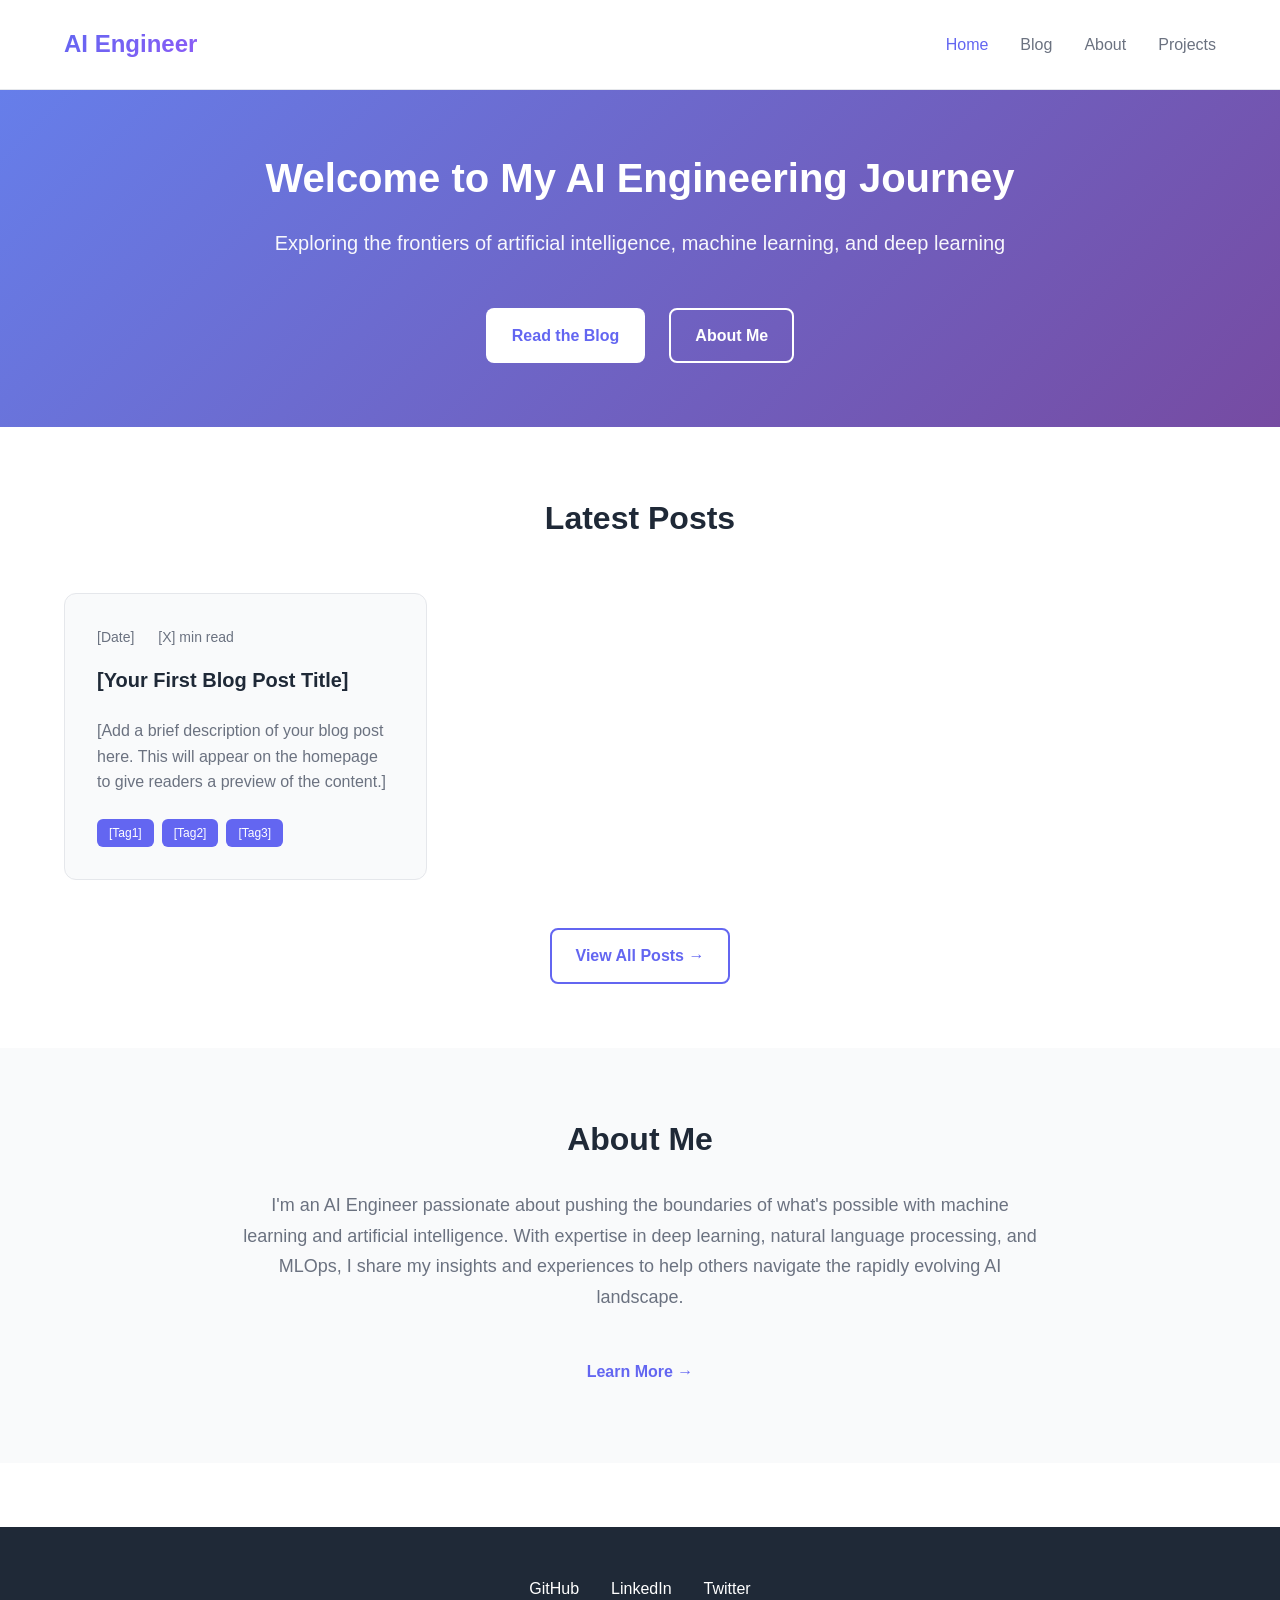
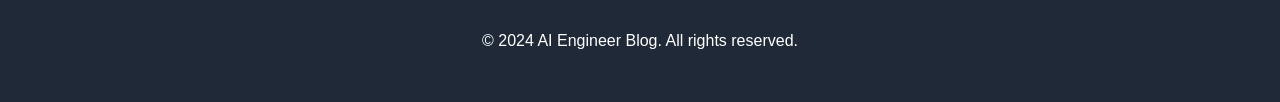
<file: index.html>
<!DOCTYPE html>
<html lang="en">
<head>
    <meta charset="UTF-8">
    <meta name="viewport" content="width=device-width, initial-scale=1.0">
    <meta name="description" content="AI Engineer blog - Insights on machine learning, deep learning, and artificial intelligence">
    <meta name="author" content="AI Engineer">
    <title>AI Engineer Blog - Machine Learning & AI Insights</title>
    <link rel="stylesheet" href="css/style.css">
</head>
<body>
    <header class="site-header">
        <nav class="nav-container">
            <div class="logo">
                <a href="index.html">AI Engineer</a>
            </div>
            <ul class="nav-links">
                <li><a href="index.html" class="active">Home</a></li>
                <li><a href="blog/index.html">Blog</a></li>
                <li><a href="about.html">About</a></li>
                <li><a href="projects.html">Projects</a></li>
            </ul>
        </nav>
    </header>

    <main>
        <section class="hero">
            <div class="container">
                <div class="hero-content">
                    <h1>Welcome to My AI Engineering Journey</h1>
                    <p class="hero-subtitle">Exploring the frontiers of artificial intelligence, machine learning, and deep learning</p>
                    <div class="hero-cta">
                        <a href="blog/index.html" class="btn btn-primary">Read the Blog</a>
                        <a href="about.html" class="btn btn-secondary">About Me</a>
                    </div>
                </div>
            </div>
        </section>

        <section class="featured-posts">
            <div class="container">
                <h2>Latest Posts</h2>
                <div class="posts-grid">
                    <article class="post-card">
                        <div class="post-meta">
                            <span class="post-date">[Date]</span>
                            <span class="post-reading-time">[X] min read</span>
                        </div>
                        <h3><a href="blog/posts/blog-post-template.html">[Your First Blog Post Title]</a></h3>
                        <p>[Add a brief description of your blog post here. This will appear on the homepage to give readers a preview of the content.]</p>
                        <div class="post-tags">
                            <span class="tag">[Tag1]</span>
                            <span class="tag">[Tag2]</span>
                            <span class="tag">[Tag3]</span>
                        </div>
                    </article>
                </div>
                <div class="view-all">
                    <a href="blog/index.html" class="btn btn-outline">View All Posts →</a>
                </div>
            </div>
        </section>

        <section class="about-preview">
            <div class="container">
                <div class="about-content">
                    <h2>About Me</h2>
                    <p>I'm an AI Engineer passionate about pushing the boundaries of what's possible with machine learning and artificial intelligence. With expertise in deep learning, natural language processing, and MLOps, I share my insights and experiences to help others navigate the rapidly evolving AI landscape.</p>
                    <a href="about.html" class="btn btn-link">Learn More →</a>
                </div>
            </div>
        </section>
    </main>

    <footer class="site-footer">
        <div class="container">
            <div class="footer-content">
                <div class="footer-links">
                    <a href="https://github.com/jwgwalton" target="_blank" rel="noopener noreferrer">GitHub</a>
                    <a href="https://linkedin.com" target="_blank" rel="noopener noreferrer">LinkedIn</a>
                    <a href="https://twitter.com" target="_blank" rel="noopener noreferrer">Twitter</a>
                </div>
                <p>&copy; 2024 AI Engineer Blog. All rights reserved.</p>
            </div>
        </div>
    </footer>

    <script src="js/main.js"></script>
</body>
</html>
</file>
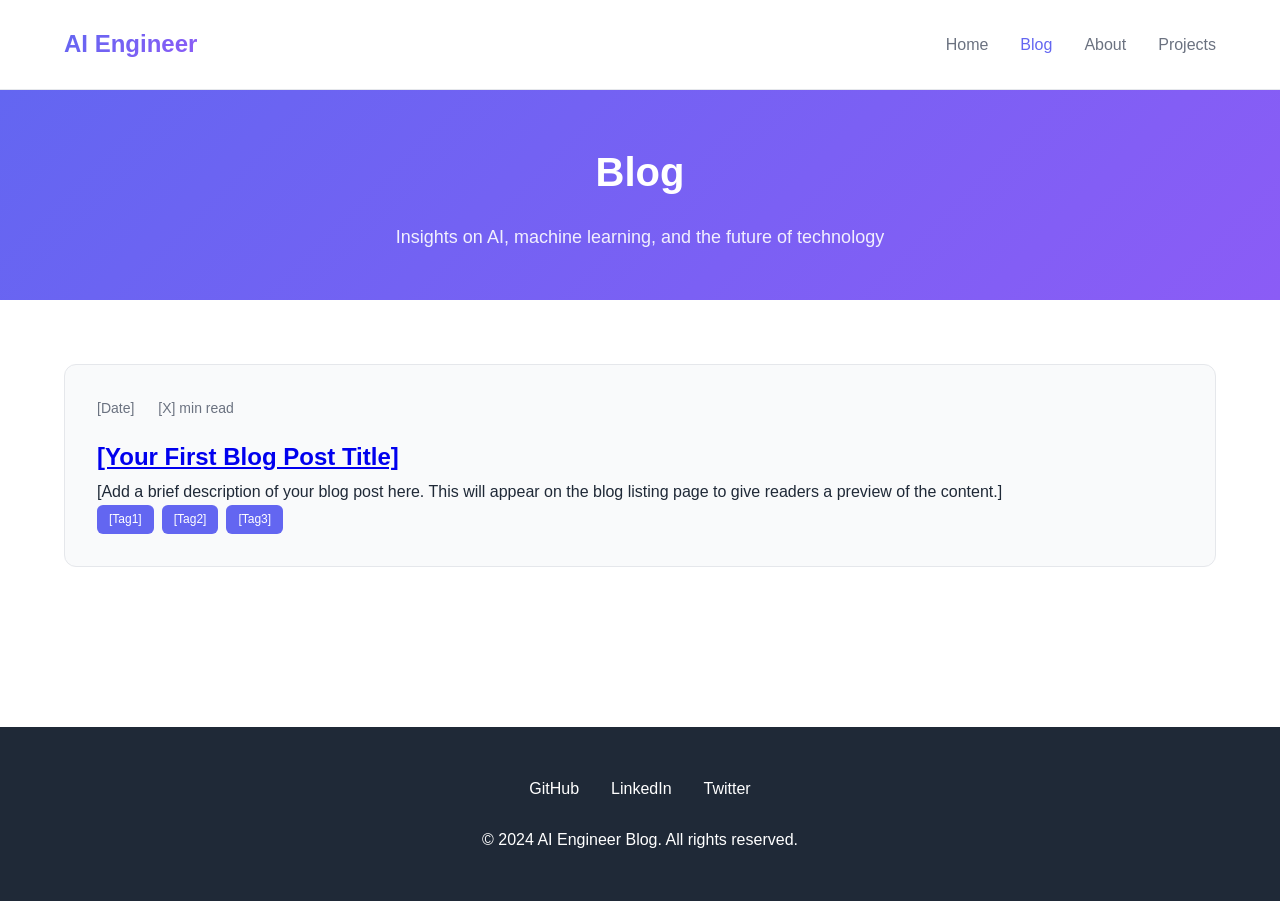
<file: blog/index.html>
<!DOCTYPE html>
<html lang="en">
<head>
    <meta charset="UTF-8">
    <meta name="viewport" content="width=device-width, initial-scale=1.0">
    <meta name="description" content="Blog posts about AI, machine learning, and deep learning">
    <title>Blog - AI Engineer</title>
    <link rel="stylesheet" href="../css/style.css">
</head>
<body>
    <header class="site-header">
        <nav class="nav-container">
            <div class="logo">
                <a href="../index.html">AI Engineer</a>
            </div>
            <ul class="nav-links">
                <li><a href="../index.html">Home</a></li>
                <li><a href="index.html" class="active">Blog</a></li>
                <li><a href="../about.html">About</a></li>
                <li><a href="../projects.html">Projects</a></li>
            </ul>
        </nav>
    </header>

    <main>
        <section class="page-header">
            <div class="container">
                <h1>Blog</h1>
                <p>Insights on AI, machine learning, and the future of technology</p>
            </div>
        </section>

        <section class="blog-list">
            <div class="container">
                <article class="blog-post-item">
                    <div class="post-meta">
                        <span class="post-date">[Date]</span>
                        <span class="post-reading-time">[X] min read</span>
                    </div>
                    <h2><a href="posts/blog-post-template.html">[Your First Blog Post Title]</a></h2>
                    <p>[Add a brief description of your blog post here. This will appear on the blog listing page to give readers a preview of the content.]</p>
                    <div class="post-tags">
                        <span class="tag">[Tag1]</span>
                        <span class="tag">[Tag2]</span>
                        <span class="tag">[Tag3]</span>
                    </div>
                </article>
            </div>
        </section>
    </main>

    <footer class="site-footer">
        <div class="container">
            <div class="footer-content">
                <div class="footer-links">
                    <a href="https://github.com/jwgwalton" target="_blank" rel="noopener noreferrer">GitHub</a>
                    <a href="https://linkedin.com" target="_blank" rel="noopener noreferrer">LinkedIn</a>
                    <a href="https://twitter.com" target="_blank" rel="noopener noreferrer">Twitter</a>
                </div>
                <p>&copy; 2024 AI Engineer Blog. All rights reserved.</p>
            </div>
        </div>
    </footer>

    <script src="../js/main.js"></script>
</body>
</html>
</file>
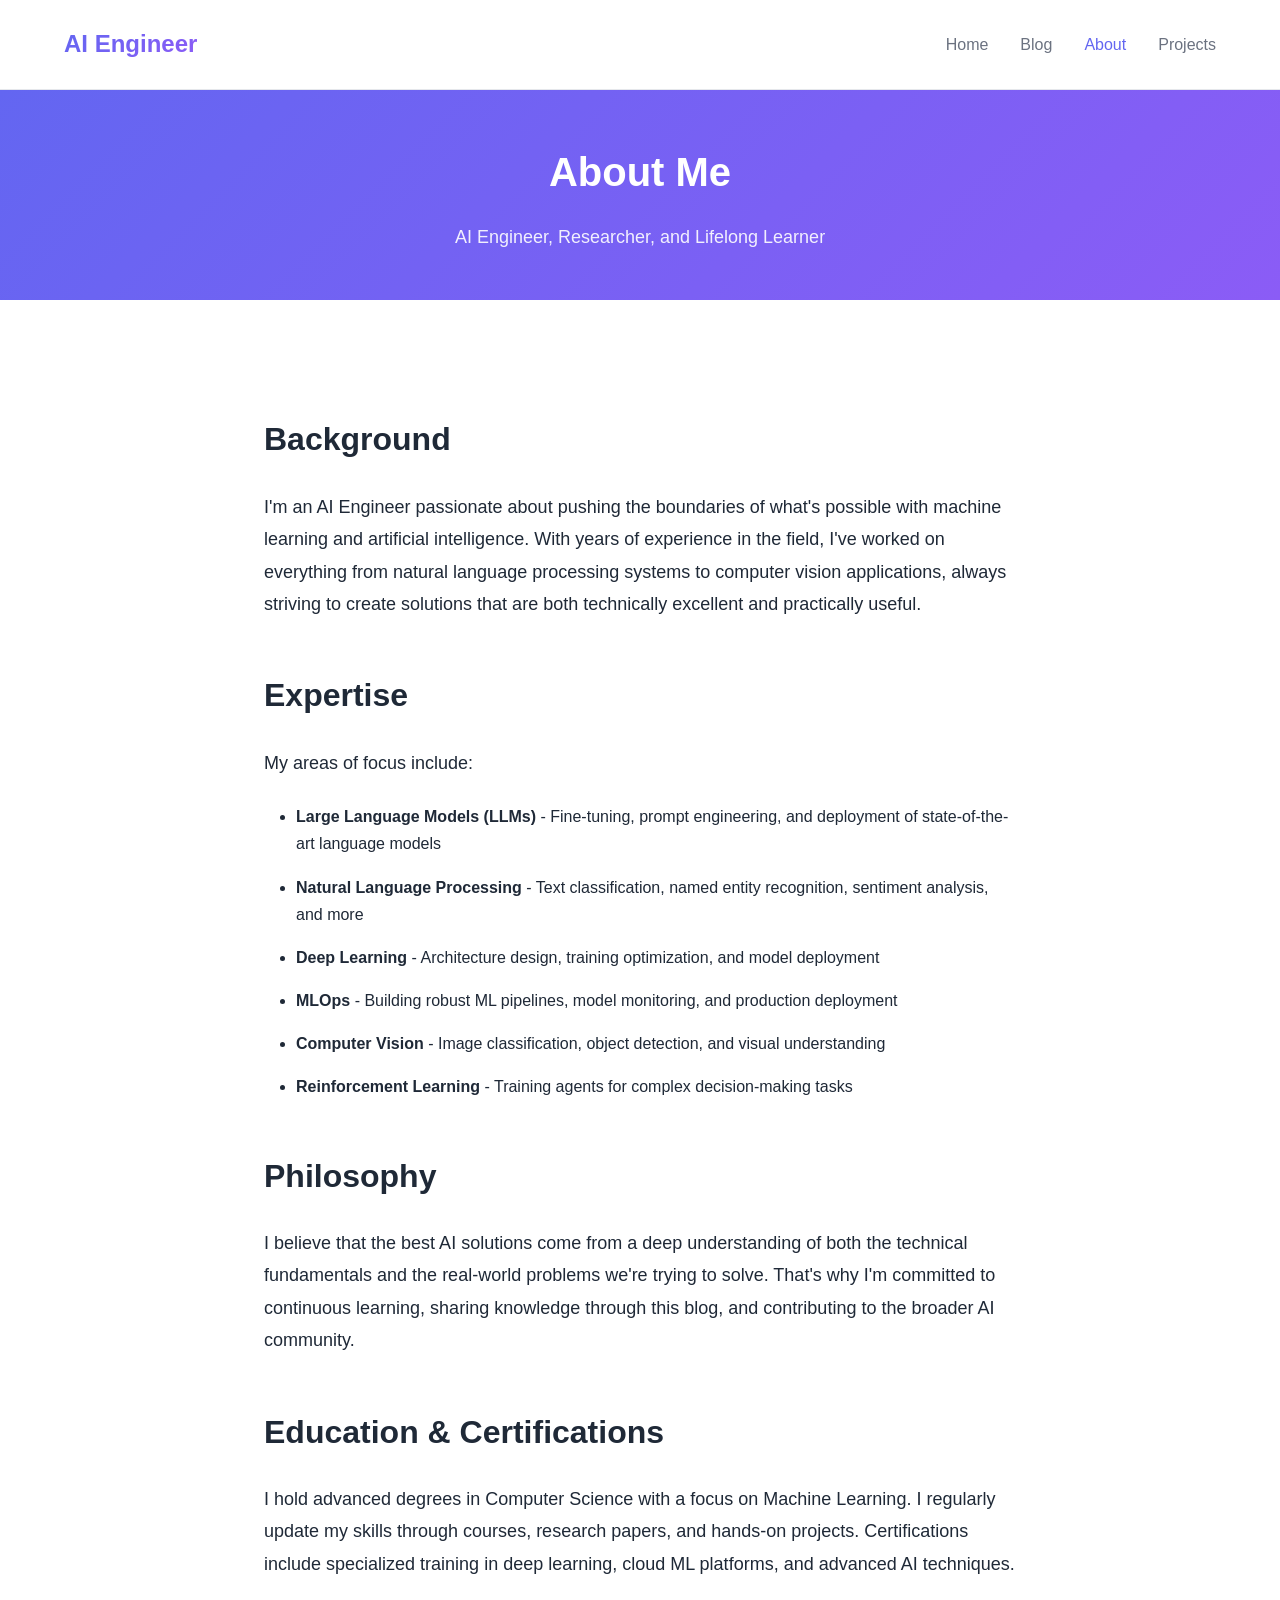
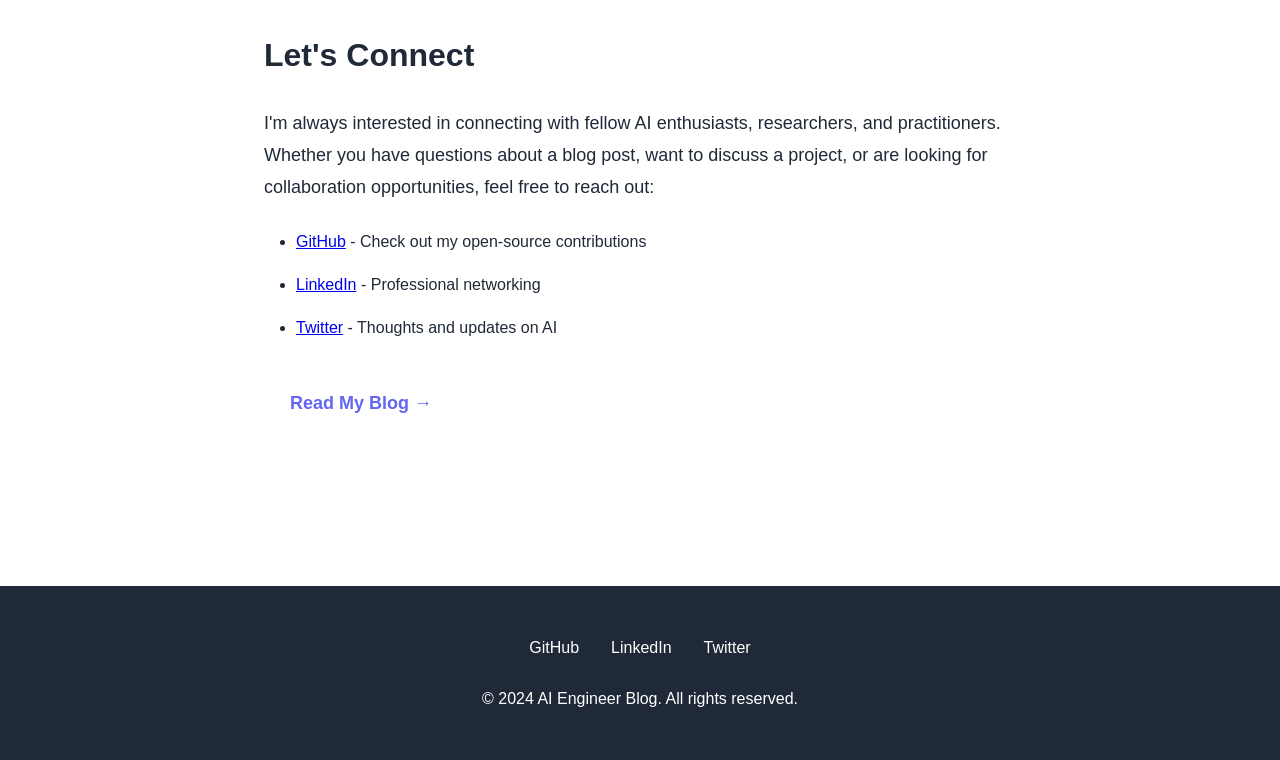
<file: about.html>
<!DOCTYPE html>
<html lang="en">
<head>
    <meta charset="UTF-8">
    <meta name="viewport" content="width=device-width, initial-scale=1.0">
    <meta name="description" content="About the AI Engineer - background, expertise, and experience in artificial intelligence">
    <title>About - AI Engineer</title>
    <link rel="stylesheet" href="css/style.css">
</head>
<body>
    <header class="site-header">
        <nav class="nav-container">
            <div class="logo">
                <a href="index.html">AI Engineer</a>
            </div>
            <ul class="nav-links">
                <li><a href="index.html">Home</a></li>
                <li><a href="blog/index.html">Blog</a></li>
                <li><a href="about.html" class="active">About</a></li>
                <li><a href="projects.html">Projects</a></li>
            </ul>
        </nav>
    </header>

    <main>
        <section class="page-header">
            <div class="container">
                <h1>About Me</h1>
                <p>AI Engineer, Researcher, and Lifelong Learner</p>
            </div>
        </section>

        <article class="post-content">
            <h2>Background</h2>
            <p>
                I'm an AI Engineer passionate about pushing the boundaries of what's possible with machine learning and artificial intelligence. 
                With years of experience in the field, I've worked on everything from natural language processing systems to computer vision applications, 
                always striving to create solutions that are both technically excellent and practically useful.
            </p>

            <h2>Expertise</h2>
            <p>My areas of focus include:</p>
            <ul>
                <li><strong>Large Language Models (LLMs)</strong> - Fine-tuning, prompt engineering, and deployment of state-of-the-art language models</li>
                <li><strong>Natural Language Processing</strong> - Text classification, named entity recognition, sentiment analysis, and more</li>
                <li><strong>Deep Learning</strong> - Architecture design, training optimization, and model deployment</li>
                <li><strong>MLOps</strong> - Building robust ML pipelines, model monitoring, and production deployment</li>
                <li><strong>Computer Vision</strong> - Image classification, object detection, and visual understanding</li>
                <li><strong>Reinforcement Learning</strong> - Training agents for complex decision-making tasks</li>
            </ul>

            <h2>Philosophy</h2>
            <p>
                I believe that the best AI solutions come from a deep understanding of both the technical fundamentals and the real-world 
                problems we're trying to solve. That's why I'm committed to continuous learning, sharing knowledge through this blog, 
                and contributing to the broader AI community.
            </p>

            <h2>Education & Certifications</h2>
            <p>
                I hold advanced degrees in Computer Science with a focus on Machine Learning. I regularly update my skills through 
                courses, research papers, and hands-on projects. Certifications include specialized training in deep learning, 
                cloud ML platforms, and advanced AI techniques.
            </p>

            <h2>Let's Connect</h2>
            <p>
                I'm always interested in connecting with fellow AI enthusiasts, researchers, and practitioners. Whether you have questions 
                about a blog post, want to discuss a project, or are looking for collaboration opportunities, feel free to reach out:
            </p>
            <ul>
                <li><a href="https://github.com/jwgwalton" target="_blank" rel="noopener noreferrer">GitHub</a> - Check out my open-source contributions</li>
                <li><a href="https://linkedin.com" target="_blank" rel="noopener noreferrer">LinkedIn</a> - Professional networking</li>
                <li><a href="https://twitter.com" target="_blank" rel="noopener noreferrer">Twitter</a> - Thoughts and updates on AI</li>
            </ul>

            <p style="margin-top: 2rem;">
                <a href="blog/index.html" class="btn btn-primary">Read My Blog →</a>
            </p>
        </article>
    </main>

    <footer class="site-footer">
        <div class="container">
            <div class="footer-content">
                <div class="footer-links">
                    <a href="https://github.com/jwgwalton" target="_blank" rel="noopener noreferrer">GitHub</a>
                    <a href="https://linkedin.com" target="_blank" rel="noopener noreferrer">LinkedIn</a>
                    <a href="https://twitter.com" target="_blank" rel="noopener noreferrer">Twitter</a>
                </div>
                <p>&copy; 2024 AI Engineer Blog. All rights reserved.</p>
            </div>
        </div>
    </footer>

    <script src="js/main.js"></script>
</body>
</html>
</file>
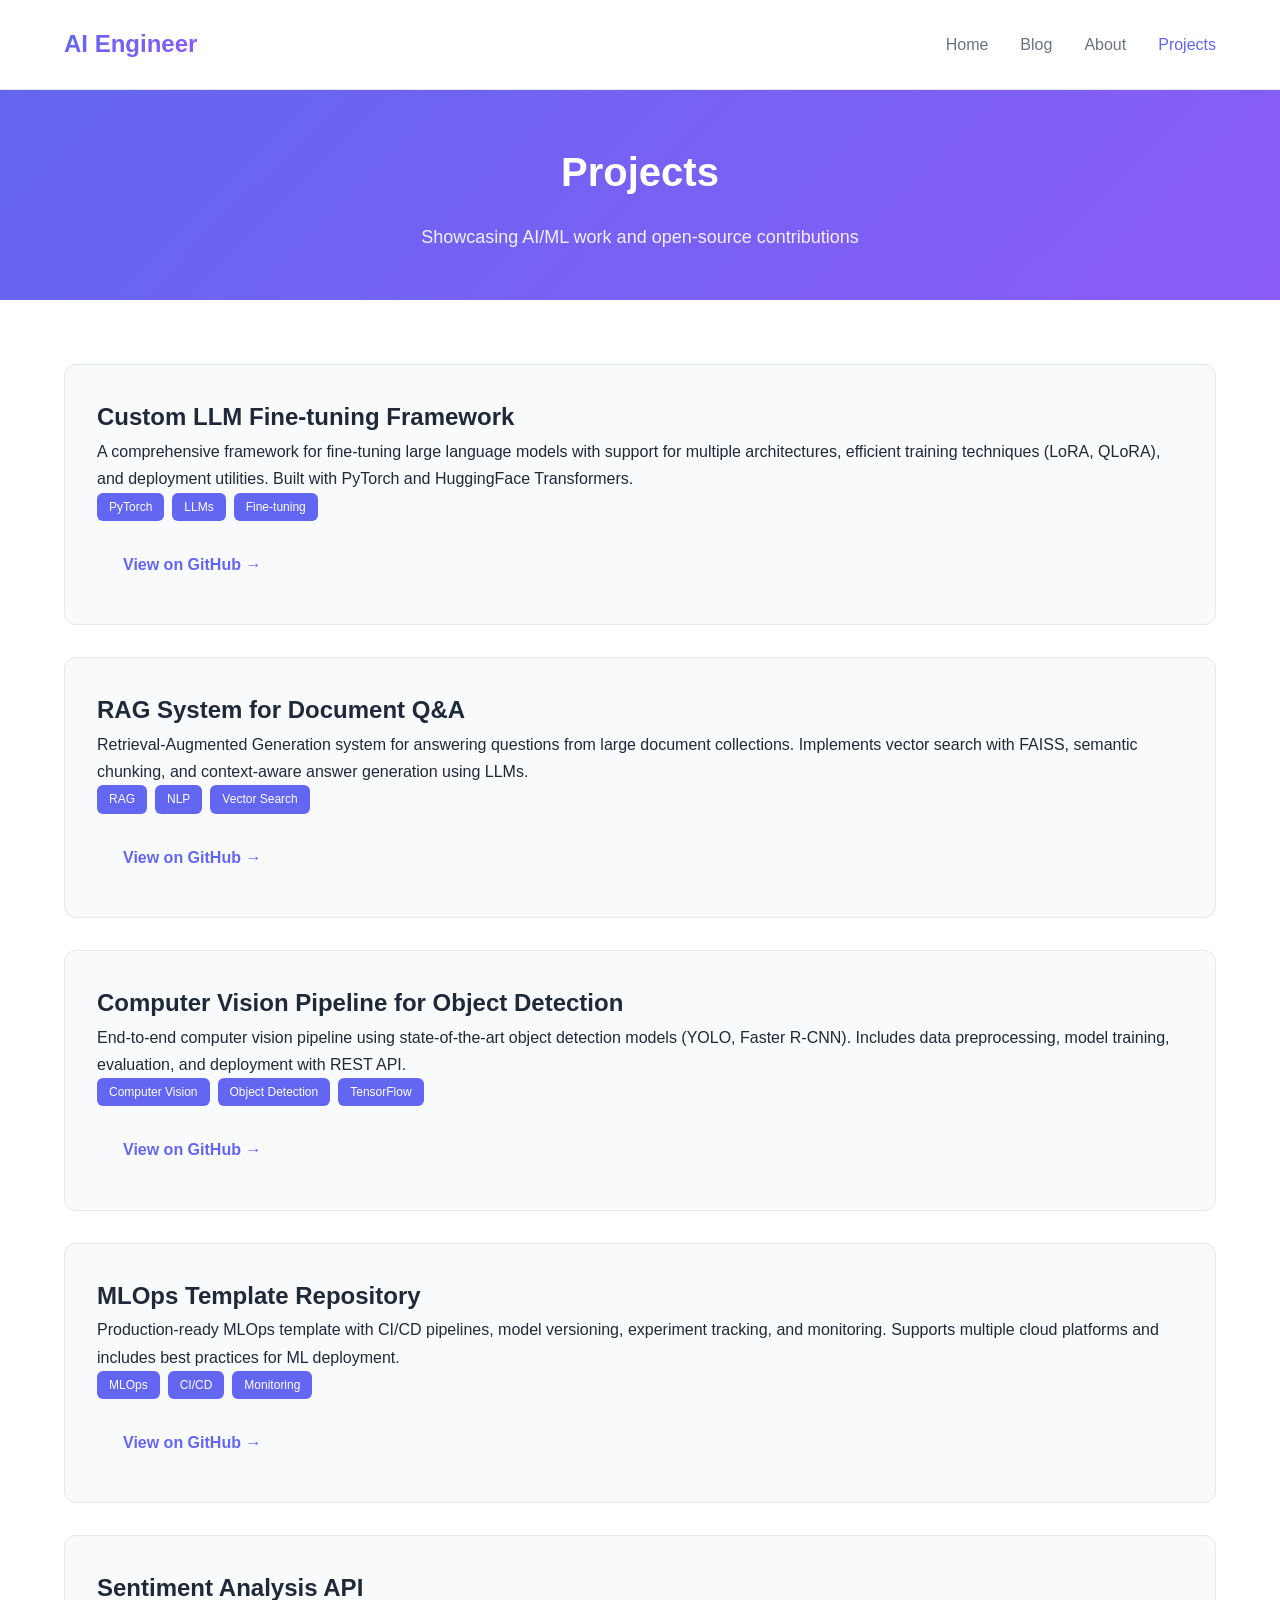
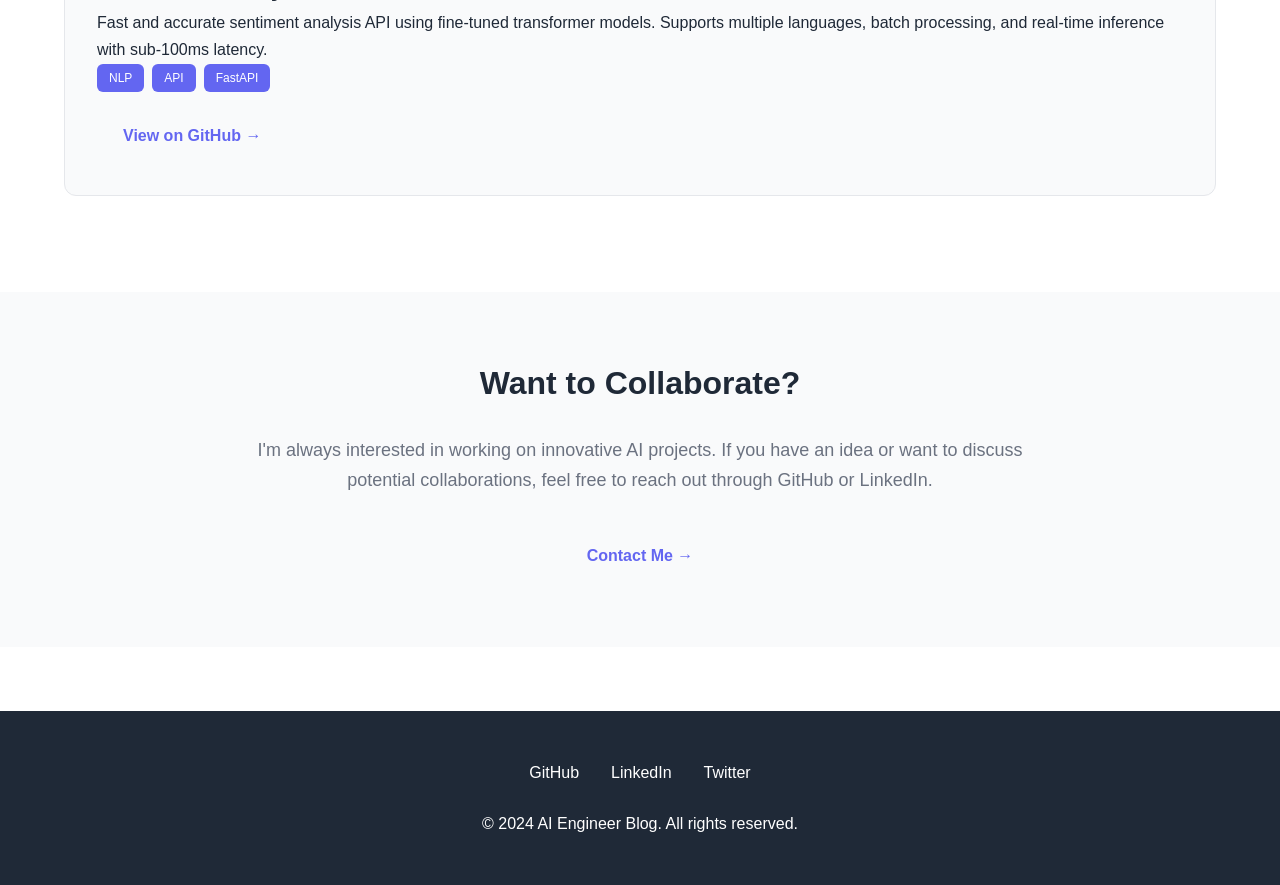
<file: projects.html>
<!DOCTYPE html>
<html lang="en">
<head>
    <meta charset="UTF-8">
    <meta name="viewport" content="width=device-width, initial-scale=1.0">
    <meta name="description" content="AI and machine learning projects portfolio">
    <title>Projects - AI Engineer</title>
    <link rel="stylesheet" href="css/style.css">
</head>
<body>
    <header class="site-header">
        <nav class="nav-container">
            <div class="logo">
                <a href="index.html">AI Engineer</a>
            </div>
            <ul class="nav-links">
                <li><a href="index.html">Home</a></li>
                <li><a href="blog/index.html">Blog</a></li>
                <li><a href="about.html">About</a></li>
                <li><a href="projects.html" class="active">Projects</a></li>
            </ul>
        </nav>
    </header>

    <main>
        <section class="page-header">
            <div class="container">
                <h1>Projects</h1>
                <p>Showcasing AI/ML work and open-source contributions</p>
            </div>
        </section>

        <section class="blog-list">
            <div class="container">
                <article class="blog-post-item">
                    <h2>Custom LLM Fine-tuning Framework</h2>
                    <p>
                        A comprehensive framework for fine-tuning large language models with support for multiple architectures, 
                        efficient training techniques (LoRA, QLoRA), and deployment utilities. Built with PyTorch and HuggingFace Transformers.
                    </p>
                    <div class="post-tags">
                        <span class="tag">PyTorch</span>
                        <span class="tag">LLMs</span>
                        <span class="tag">Fine-tuning</span>
                    </div>
                    <p style="margin-top: 1rem;">
                        <a href="https://github.com/jwgwalton" target="_blank" rel="noopener noreferrer" class="btn btn-link">View on GitHub →</a>
                    </p>
                </article>

                <article class="blog-post-item">
                    <h2>RAG System for Document Q&A</h2>
                    <p>
                        Retrieval-Augmented Generation system for answering questions from large document collections. 
                        Implements vector search with FAISS, semantic chunking, and context-aware answer generation using LLMs.
                    </p>
                    <div class="post-tags">
                        <span class="tag">RAG</span>
                        <span class="tag">NLP</span>
                        <span class="tag">Vector Search</span>
                    </div>
                    <p style="margin-top: 1rem;">
                        <a href="https://github.com/jwgwalton" target="_blank" rel="noopener noreferrer" class="btn btn-link">View on GitHub →</a>
                    </p>
                </article>

                <article class="blog-post-item">
                    <h2>Computer Vision Pipeline for Object Detection</h2>
                    <p>
                        End-to-end computer vision pipeline using state-of-the-art object detection models (YOLO, Faster R-CNN). 
                        Includes data preprocessing, model training, evaluation, and deployment with REST API.
                    </p>
                    <div class="post-tags">
                        <span class="tag">Computer Vision</span>
                        <span class="tag">Object Detection</span>
                        <span class="tag">TensorFlow</span>
                    </div>
                    <p style="margin-top: 1rem;">
                        <a href="https://github.com/jwgwalton" target="_blank" rel="noopener noreferrer" class="btn btn-link">View on GitHub →</a>
                    </p>
                </article>

                <article class="blog-post-item">
                    <h2>MLOps Template Repository</h2>
                    <p>
                        Production-ready MLOps template with CI/CD pipelines, model versioning, experiment tracking, and monitoring. 
                        Supports multiple cloud platforms and includes best practices for ML deployment.
                    </p>
                    <div class="post-tags">
                        <span class="tag">MLOps</span>
                        <span class="tag">CI/CD</span>
                        <span class="tag">Monitoring</span>
                    </div>
                    <p style="margin-top: 1rem;">
                        <a href="https://github.com/jwgwalton" target="_blank" rel="noopener noreferrer" class="btn btn-link">View on GitHub →</a>
                    </p>
                </article>

                <article class="blog-post-item">
                    <h2>Sentiment Analysis API</h2>
                    <p>
                        Fast and accurate sentiment analysis API using fine-tuned transformer models. 
                        Supports multiple languages, batch processing, and real-time inference with sub-100ms latency.
                    </p>
                    <div class="post-tags">
                        <span class="tag">NLP</span>
                        <span class="tag">API</span>
                        <span class="tag">FastAPI</span>
                    </div>
                    <p style="margin-top: 1rem;">
                        <a href="https://github.com/jwgwalton" target="_blank" rel="noopener noreferrer" class="btn btn-link">View on GitHub →</a>
                    </p>
                </article>
            </div>
        </section>

        <section class="about-preview">
            <div class="container">
                <div class="about-content">
                    <h2>Want to Collaborate?</h2>
                    <p>
                        I'm always interested in working on innovative AI projects. If you have an idea or want to discuss 
                        potential collaborations, feel free to reach out through GitHub or LinkedIn.
                    </p>
                    <a href="about.html" class="btn btn-link">Contact Me →</a>
                </div>
            </div>
        </section>
    </main>

    <footer class="site-footer">
        <div class="container">
            <div class="footer-content">
                <div class="footer-links">
                    <a href="https://github.com/jwgwalton" target="_blank" rel="noopener noreferrer">GitHub</a>
                    <a href="https://linkedin.com" target="_blank" rel="noopener noreferrer">LinkedIn</a>
                    <a href="https://twitter.com" target="_blank" rel="noopener noreferrer">Twitter</a>
                </div>
                <p>&copy; 2024 AI Engineer Blog. All rights reserved.</p>
            </div>
        </div>
    </footer>

    <script src="js/main.js"></script>
</body>
</html>
</file>
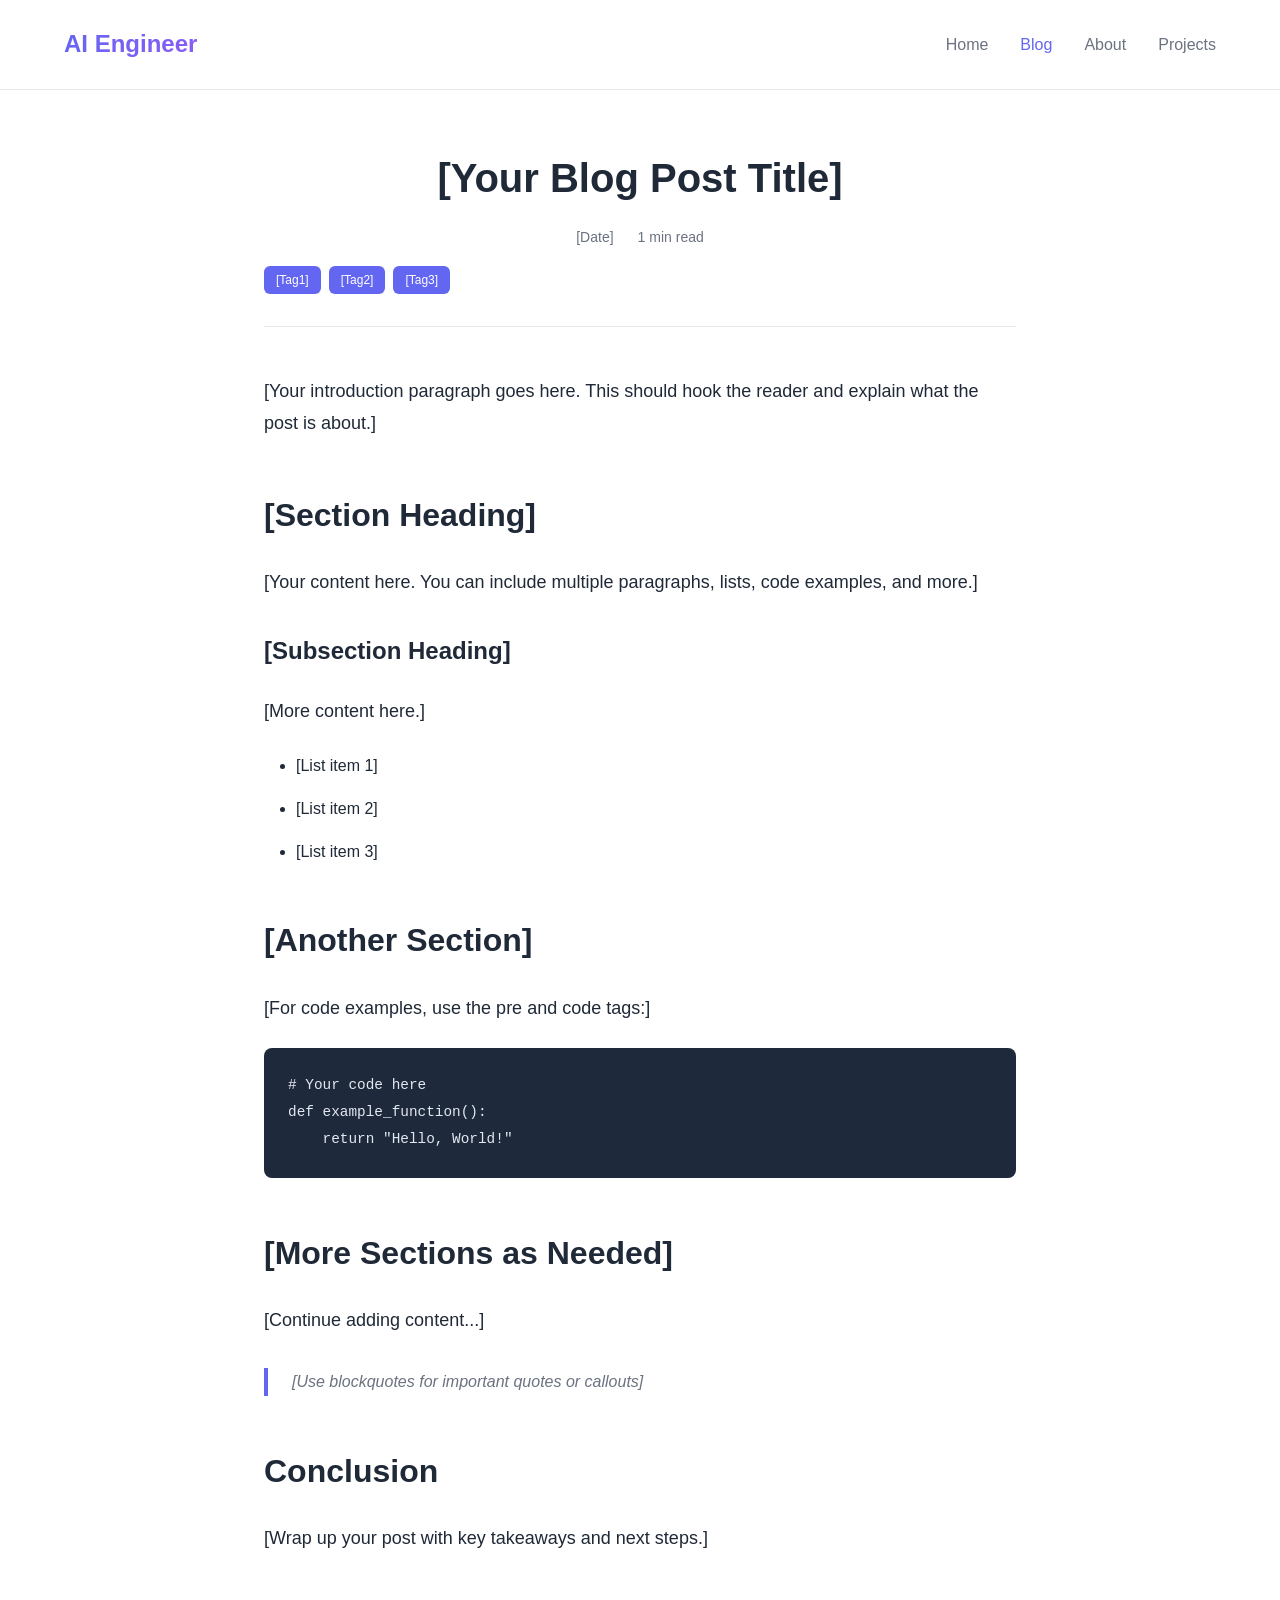
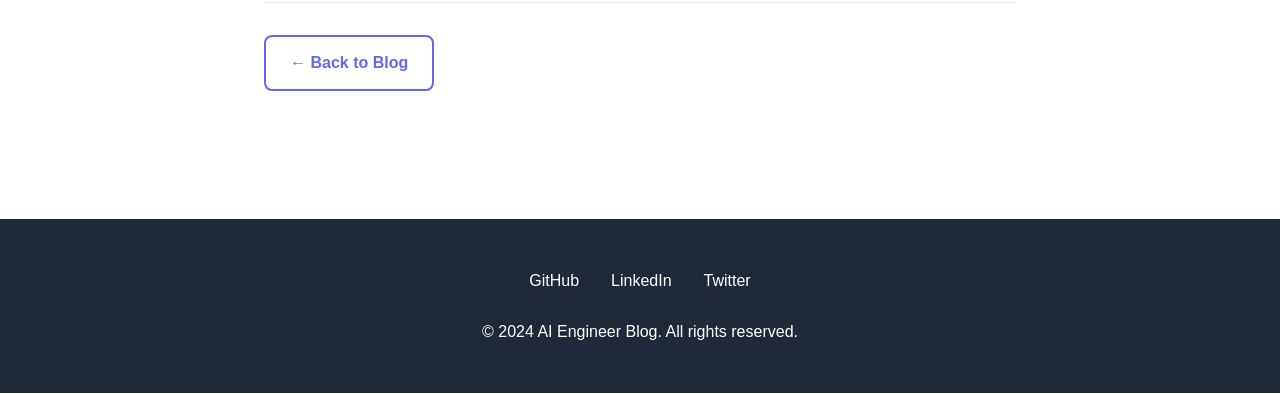
<file: blog/posts/blog-post-template.html>
<!DOCTYPE html>
<html lang="en">
<head>
    <meta charset="UTF-8">
    <meta name="viewport" content="width=device-width, initial-scale=1.0">
    <meta name="description" content="[Add your post description here]">
    <title>[Your Blog Post Title] - AI Engineer Blog</title>
    <link rel="stylesheet" href="../../css/style.css">
</head>
<body>
    <header class="site-header">
        <nav class="nav-container">
            <div class="logo">
                <a href="../../index.html">AI Engineer</a>
            </div>
            <ul class="nav-links">
                <li><a href="../../index.html">Home</a></li>
                <li><a href="../index.html" class="active">Blog</a></li>
                <li><a href="../../about.html">About</a></li>
                <li><a href="../../projects.html">Projects</a></li>
            </ul>
        </nav>
    </header>

    <main>
        <article class="post-content">
            <div class="article-meta">
                <h1>[Your Blog Post Title]</h1>
                <div class="post-meta">
                    <span class="post-date">[Date]</span>
                    <span class="post-reading-time reading-time">[X] min read</span>
                </div>
                <div class="post-tags">
                    <span class="tag">[Tag1]</span>
                    <span class="tag">[Tag2]</span>
                    <span class="tag">[Tag3]</span>
                </div>
            </div>

            <p>
                [Your introduction paragraph goes here. This should hook the reader and explain what the post is about.]
            </p>

            <h2>[Section Heading]</h2>
            <p>
                [Your content here. You can include multiple paragraphs, lists, code examples, and more.]
            </p>

            <h3>[Subsection Heading]</h3>
            <p>
                [More content here.]
            </p>

            <ul>
                <li>[List item 1]</li>
                <li>[List item 2]</li>
                <li>[List item 3]</li>
            </ul>

            <h2>[Another Section]</h2>
            <p>
                [For code examples, use the pre and code tags:]
            </p>
            <pre><code># Your code here
def example_function():
    return "Hello, World!"</code></pre>

            <h2>[More Sections as Needed]</h2>
            <p>
                [Continue adding content...]
            </p>

            <blockquote>
                [Use blockquotes for important quotes or callouts]
            </blockquote>

            <h2>Conclusion</h2>
            <p>
                [Wrap up your post with key takeaways and next steps.]
            </p>

            <div style="margin-top: 3rem; padding-top: 2rem; border-top: 1px solid var(--border);">
                <a href="../index.html" class="btn btn-outline">← Back to Blog</a>
            </div>
        </article>
    </main>

    <footer class="site-footer">
        <div class="container">
            <div class="footer-content">
                <div class="footer-links">
                    <a href="https://github.com/jwgwalton" target="_blank" rel="noopener noreferrer">GitHub</a>
                    <a href="https://linkedin.com" target="_blank" rel="noopener noreferrer">LinkedIn</a>
                    <a href="https://twitter.com" target="_blank" rel="noopener noreferrer">Twitter</a>
                </div>
                <p>&copy; 2024 AI Engineer Blog. All rights reserved.</p>
            </div>
        </div>
    </footer>

    <script src="../../js/main.js"></script>
</body>
</html>
</file>
<file: css/style.css>
/* Reset and Base Styles */
* {
    margin: 0;
    padding: 0;
    box-sizing: border-box;
}

:root {
    /* AI-themed color palette */
    --primary-color: #6366f1;
    --secondary-color: #8b5cf6;
    --accent-color: #06b6d4;
    --text-primary: #1f2937;
    --text-secondary: #6b7280;
    --background: #ffffff;
    --surface: #f9fafb;
    --border: #e5e7eb;
    --code-bg: #1e293b;
    --code-text: #e2e8f0;
    
    /* Typography */
    --font-primary: -apple-system, BlinkMacSystemFont, 'Segoe UI', Roboto, 'Helvetica Neue', Arial, sans-serif;
    --font-mono: 'Monaco', 'Courier New', monospace;
    
    /* Spacing */
    --spacing-xs: 0.5rem;
    --spacing-sm: 1rem;
    --spacing-md: 1.5rem;
    --spacing-lg: 2rem;
    --spacing-xl: 3rem;
    --spacing-2xl: 4rem;
    
    /* Border radius */
    --radius-sm: 0.375rem;
    --radius-md: 0.5rem;
    --radius-lg: 0.75rem;
    
    /* Shadows */
    --shadow-sm: 0 1px 2px 0 rgba(0, 0, 0, 0.05);
    --shadow-md: 0 4px 6px -1px rgba(0, 0, 0, 0.1);
    --shadow-lg: 0 10px 15px -3px rgba(0, 0, 0, 0.1);
}

body {
    font-family: var(--font-primary);
    color: var(--text-primary);
    background-color: var(--background);
    line-height: 1.7;
    font-size: 16px;
}

.container {
    max-width: 1200px;
    margin: 0 auto;
    padding: 0 var(--spacing-md);
}

/* Header & Navigation */
.site-header {
    background: var(--background);
    border-bottom: 1px solid var(--border);
    position: sticky;
    top: 0;
    z-index: 100;
    backdrop-filter: blur(10px);
    background-color: rgba(255, 255, 255, 0.95);
}

.nav-container {
    max-width: 1200px;
    margin: 0 auto;
    padding: var(--spacing-md);
    display: flex;
    justify-content: space-between;
    align-items: center;
}

.logo a {
    font-size: 1.5rem;
    font-weight: 700;
    color: var(--primary-color);
    text-decoration: none;
    background: linear-gradient(135deg, var(--primary-color), var(--secondary-color));
    -webkit-background-clip: text;
    -webkit-text-fill-color: transparent;
    background-clip: text;
}

.nav-links {
    display: flex;
    list-style: none;
    gap: var(--spacing-lg);
}

.nav-links a {
    text-decoration: none;
    color: var(--text-secondary);
    font-weight: 500;
    transition: color 0.2s;
    padding: 0.5rem 0;
}

.nav-links a:hover,
.nav-links a.active {
    color: var(--primary-color);
}

/* Hero Section */
.hero {
    background: linear-gradient(135deg, #667eea 0%, #764ba2 100%);
    color: white;
    padding: var(--spacing-2xl) 0;
    text-align: center;
}

.hero-content {
    max-width: 800px;
    margin: 0 auto;
}

.hero h1 {
    font-size: 2.5rem;
    font-weight: 800;
    margin-bottom: var(--spacing-md);
    line-height: 1.2;
}

.hero-subtitle {
    font-size: 1.25rem;
    margin-bottom: var(--spacing-xl);
    opacity: 0.95;
}

.hero-cta {
    display: flex;
    gap: var(--spacing-md);
    justify-content: center;
    flex-wrap: wrap;
}

/* Buttons */
.btn {
    display: inline-block;
    padding: 0.75rem 1.5rem;
    border-radius: var(--radius-md);
    text-decoration: none;
    font-weight: 600;
    transition: all 0.2s;
    border: 2px solid transparent;
}

.btn-primary {
    background: white;
    color: var(--primary-color);
}

.btn-primary:hover {
    transform: translateY(-2px);
    box-shadow: var(--shadow-lg);
}

.btn-secondary {
    background: transparent;
    color: white;
    border-color: white;
}

.btn-secondary:hover {
    background: white;
    color: var(--primary-color);
}

.btn-outline {
    background: transparent;
    color: var(--primary-color);
    border-color: var(--primary-color);
}

.btn-outline:hover {
    background: var(--primary-color);
    color: white;
}

.btn-link {
    color: var(--primary-color);
    font-weight: 600;
    text-decoration: none;
}

.btn-link:hover {
    text-decoration: underline;
}

/* Featured Posts Section */
.featured-posts {
    padding: var(--spacing-2xl) 0;
    background: var(--background);
}

.featured-posts h2 {
    font-size: 2rem;
    margin-bottom: var(--spacing-xl);
    text-align: center;
    color: var(--text-primary);
}

.posts-grid {
    display: grid;
    grid-template-columns: repeat(auto-fill, minmax(300px, 1fr));
    gap: var(--spacing-lg);
    margin-bottom: var(--spacing-xl);
}

.post-card {
    background: var(--surface);
    border: 1px solid var(--border);
    border-radius: var(--radius-lg);
    padding: var(--spacing-lg);
    transition: all 0.2s;
}

.post-card:hover {
    transform: translateY(-4px);
    box-shadow: var(--shadow-lg);
    border-color: var(--primary-color);
}

.post-meta {
    display: flex;
    gap: var(--spacing-md);
    margin-bottom: var(--spacing-sm);
    font-size: 0.875rem;
    color: var(--text-secondary);
}

.post-card h3 {
    margin-bottom: var(--spacing-md);
    font-size: 1.25rem;
    line-height: 1.4;
}

.post-card h3 a {
    color: var(--text-primary);
    text-decoration: none;
}

.post-card h3 a:hover {
    color: var(--primary-color);
}

.post-card p {
    color: var(--text-secondary);
    margin-bottom: var(--spacing-md);
    line-height: 1.6;
}

.post-tags {
    display: flex;
    gap: var(--spacing-xs);
    flex-wrap: wrap;
}

.tag {
    display: inline-block;
    padding: 0.25rem 0.75rem;
    background: var(--primary-color);
    color: white;
    font-size: 0.75rem;
    border-radius: var(--radius-sm);
    font-weight: 500;
}

.view-all {
    text-align: center;
}

/* About Preview Section */
.about-preview {
    padding: var(--spacing-2xl) 0;
    background: var(--surface);
}

.about-content {
    max-width: 800px;
    margin: 0 auto;
    text-align: center;
}

.about-content h2 {
    font-size: 2rem;
    margin-bottom: var(--spacing-md);
}

.about-content p {
    font-size: 1.125rem;
    color: var(--text-secondary);
    margin-bottom: var(--spacing-lg);
    line-height: 1.7;
}

/* Blog Page Specific */
.page-header {
    padding: var(--spacing-xl) 0;
    background: linear-gradient(135deg, var(--primary-color), var(--secondary-color));
    color: white;
    text-align: center;
}

.page-header h1 {
    font-size: 2.5rem;
    margin-bottom: var(--spacing-sm);
}

.page-header p {
    font-size: 1.125rem;
    opacity: 0.9;
}

.blog-list {
    padding: var(--spacing-2xl) 0;
}

.blog-post-item {
    background: var(--surface);
    border: 1px solid var(--border);
    border-radius: var(--radius-lg);
    padding: var(--spacing-lg);
    margin-bottom: var(--spacing-lg);
    transition: all 0.2s;
}

.blog-post-item:hover {
    transform: translateX(8px);
    box-shadow: var(--shadow-md);
    border-color: var(--primary-color);
}

/* Article Styles */
article.post-content {
    max-width: 800px;
    margin: 0 auto;
    padding: var(--spacing-2xl) var(--spacing-md);
}

article.post-content h1 {
    font-size: 2.5rem;
    margin-bottom: var(--spacing-md);
    line-height: 1.2;
}

article.post-content h2 {
    font-size: 2rem;
    margin-top: var(--spacing-xl);
    margin-bottom: var(--spacing-md);
    color: var(--text-primary);
}

article.post-content h3 {
    font-size: 1.5rem;
    margin-top: var(--spacing-lg);
    margin-bottom: var(--spacing-md);
    color: var(--text-primary);
}

article.post-content p {
    margin-bottom: var(--spacing-md);
    font-size: 1.125rem;
    line-height: 1.8;
    color: var(--text-primary);
}

article.post-content ul,
article.post-content ol {
    margin-bottom: var(--spacing-md);
    padding-left: var(--spacing-lg);
}

article.post-content li {
    margin-bottom: var(--spacing-sm);
    line-height: 1.7;
}

article.post-content code {
    background: var(--code-bg);
    color: var(--code-text);
    padding: 0.2rem 0.4rem;
    border-radius: var(--radius-sm);
    font-family: var(--font-mono);
    font-size: 0.9em;
}

article.post-content pre {
    background: var(--code-bg);
    color: var(--code-text);
    padding: var(--spacing-md);
    border-radius: var(--radius-md);
    overflow-x: auto;
    margin-bottom: var(--spacing-md);
}

article.post-content pre code {
    background: transparent;
    padding: 0;
}

article.post-content blockquote {
    border-left: 4px solid var(--primary-color);
    padding-left: var(--spacing-md);
    margin: var(--spacing-lg) 0;
    color: var(--text-secondary);
    font-style: italic;
}

.article-meta {
    text-align: center;
    margin-bottom: var(--spacing-xl);
    padding-bottom: var(--spacing-lg);
    border-bottom: 1px solid var(--border);
}

.article-meta .post-meta {
    justify-content: center;
    margin-bottom: var(--spacing-sm);
}

/* Footer */
.site-footer {
    background: var(--text-primary);
    color: white;
    padding: var(--spacing-xl) 0;
    margin-top: var(--spacing-2xl);
}

.footer-content {
    text-align: center;
}

.footer-links {
    display: flex;
    justify-content: center;
    gap: var(--spacing-lg);
    margin-bottom: var(--spacing-md);
}

.footer-links a {
    color: white;
    text-decoration: none;
    transition: color 0.2s;
}

.footer-links a:hover {
    color: var(--accent-color);
}

/* Responsive Design */
@media (max-width: 768px) {
    .hero h1 {
        font-size: 2rem;
    }
    
    .hero-subtitle {
        font-size: 1.125rem;
    }
    
    .nav-links {
        gap: var(--spacing-md);
    }
    
    .posts-grid {
        grid-template-columns: 1fr;
    }
    
    article.post-content h1 {
        font-size: 2rem;
    }
    
    article.post-content h2 {
        font-size: 1.5rem;
    }
    
    article.post-content p {
        font-size: 1rem;
    }
}

@media (max-width: 480px) {
    .nav-links {
        display: none;
    }
    
    .hero-cta {
        flex-direction: column;
        align-items: center;
    }
    
    .btn {
        width: 100%;
        max-width: 300px;
    }
}
</file>
